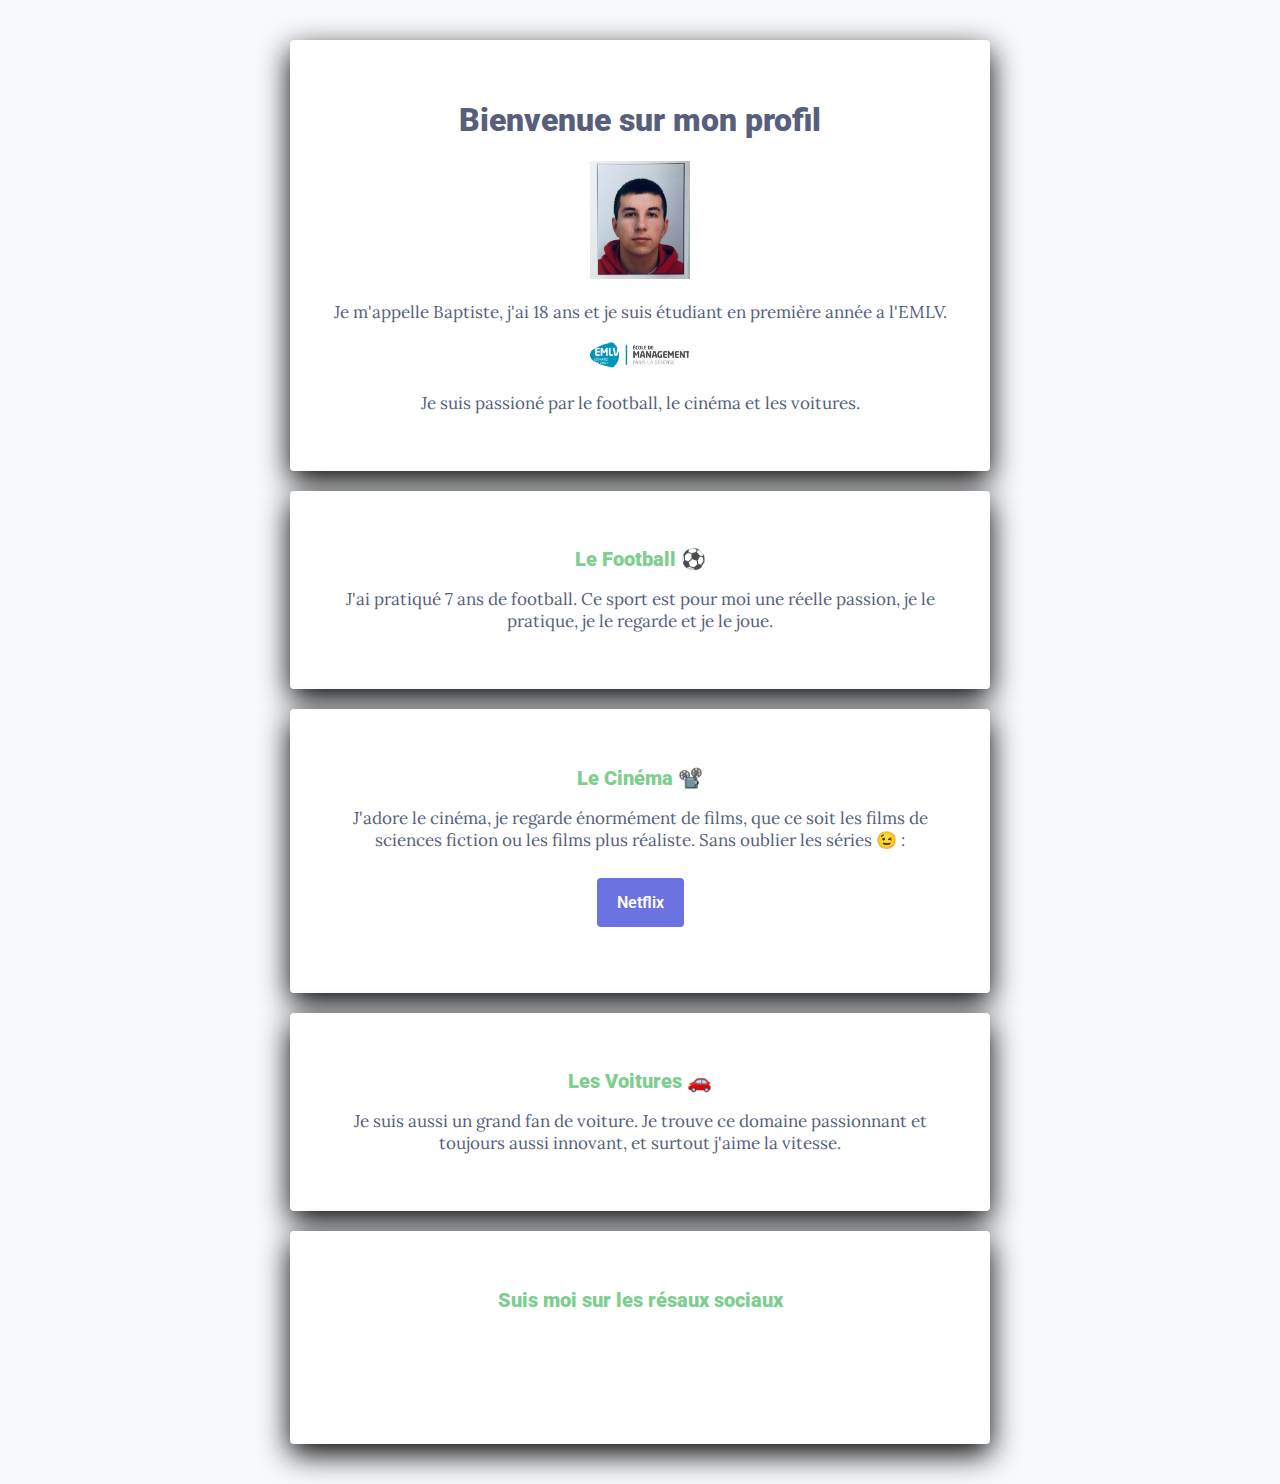
<file: index.html>
<!DOCTYPE html>
<html>
  <head>
    <title>My profile</title>
    <meta charset="utf-8">
    <link rel="stylesheet" href="style.css">
    <link href="https://fonts.googleapis.com/css?family=Lora:400,700|Roboto:300,400,500,700,900" rel="stylesheet">
    <link rel="stylesheet" href="https://use.fontawesome.com/releases/v5.2.0/css/all.css" integrity="sha384-hWVjflwFxL6sNzntih27bfxkr27PmbbK/iSvJ+a4+0owXq79v+lsFkW54bOGbiDQ" crossorigin="anonymous">
  </head>
  <body>

    <div class="container">
      <div class="card-white">
        <h1>
        Bienvenue sur mon profil
       </h1>
        <img src="images/image1.jpg" width="100px" alt="Baptiste Milanese">
        <p>
         Je m'appelle Baptiste, j'ai 18 ans et je suis étudiant en première année a l'EMLV.  
        </p>
        <img src="images/imageEMLV.jpg" class="img-circle" width="100px">
        <p>
          Je suis passioné par le football, le cinéma et les voitures. 
        </p>
      </div>
      <div class="card-white">
        <h2>Le Football ⚽</h2>
        <p>
          J'ai pratiqué 7 ans de football. Ce sport est pour moi une réelle passion, je le pratique, je le regarde et je le joue. 
        </p>
      </div>
      <div class="card-white" id="introduction">
        <h2>Le Cinéma 📽️</h2>
        <p>
          J'adore le cinéma, je regarde énormément de films, que ce soit les films de sciences fiction ou les films plus réaliste. Sans oublier les séries 😉 :  
          <p><a href="https://www.netflix.com" class="btn-blue"target="_blank">Netflix</a>
          </p> 
        </p>
      </div>
      <div class="card-white">
        <h2>Les Voitures 🚗</h2>
        <p>
          Je suis aussi un grand fan de voiture. Je trouve ce domaine passionnant et toujours aussi innovant, et surtout j'aime la vitesse.
        </p>
      </div>
      <div class="card-white">
        <h2>Suis moi sur les résaux sociaux</h2>
        <ul class="list-inline">
          <li>
            <a href="https://www.facebook.com/baptiste.milanese" target="_blank">
              <i class="fab fa-facebook"></i>
            </a>
          </li>
          <li>
            <a href="https://twitter.com/baptistemilane1" target="_blank">
              <i class="fab fa-twitter-square"></i>
            </a>
          </li>
          <li>
            <a href="https://www.instagram.com/bapt_mlns/" target="_blank">
              <i class="fab fa-instagram"></i>
            </a>
          </li>
        </ul>
      </div>
    </div>
  </body>
</html>
</file>
<file: style.css>
body {
  background: #F7F9FC;
  color: #575F7D;
  font-family: 'Lora', serif;
  font-size: 17px;
  font-weight: lighter;
}

h1, h2, h3 {
  font-family: 'Roboto', sans-serif;
}

h1 {
  color: #575F7D;
  font-size: 32px;
  font-weight: 900;
}

h2 {
  color: #7ECE90;
  font-size: 20px;
  font-weight: lighter;
  font-weight: 900;
}

a {
  font-family: 'Roboto', sans-serif;
  text-decoration: none;
  color: #6B72E1;
  font-weight: 600;
  font-size: 16px;
}

a:hover {
  color: black;
}

.container {
 width: 700px;
margin: 40px auto;
}

.card-white {
 background-color: white;
 padding: 40px;
 box-shadow: 0px 10px 30px rgba(0,0,0,1);
 border-radius: 4px;
 margin: 20px 0px;
 text-align: center;
}

.img-circle {
 border-radius: 50%
}

.btn-blue {
  background-color: #6B72E1;
  color: white;
  padding: 15px 20px ;
  border-radius: 4px;
}
.btn-blue:hover {
  background-color: black;
  color: white;
}

.list-inline {
  list-style: none;
  padding-left: 0px;
}

.list-inline li {
  display: inline;
  padding: 10px;
}
.list-inline i {
  font-size: 50px;
  color: rgb(230, 230, 230);
}

.list-inline i:hover {
  color: black;
}

#introduction p {
  margin-bottom: 40px;
}
</file>
